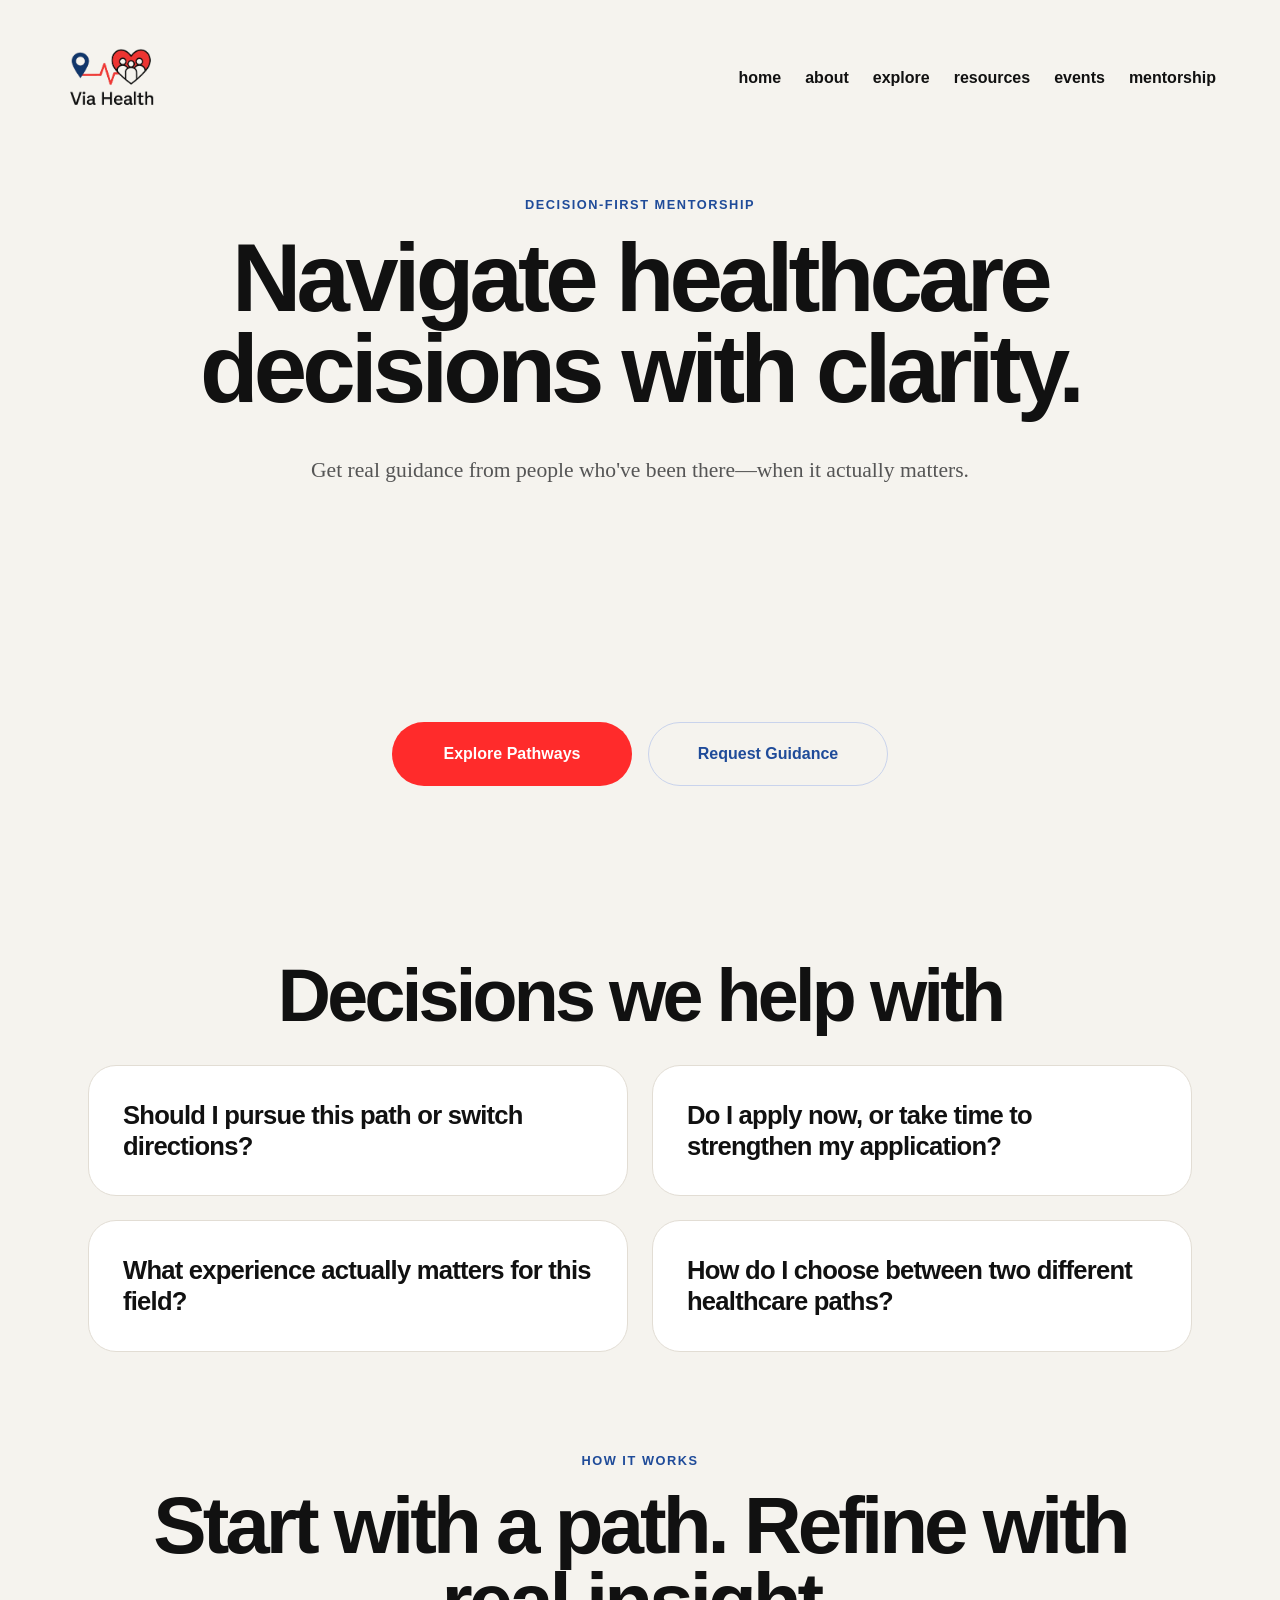
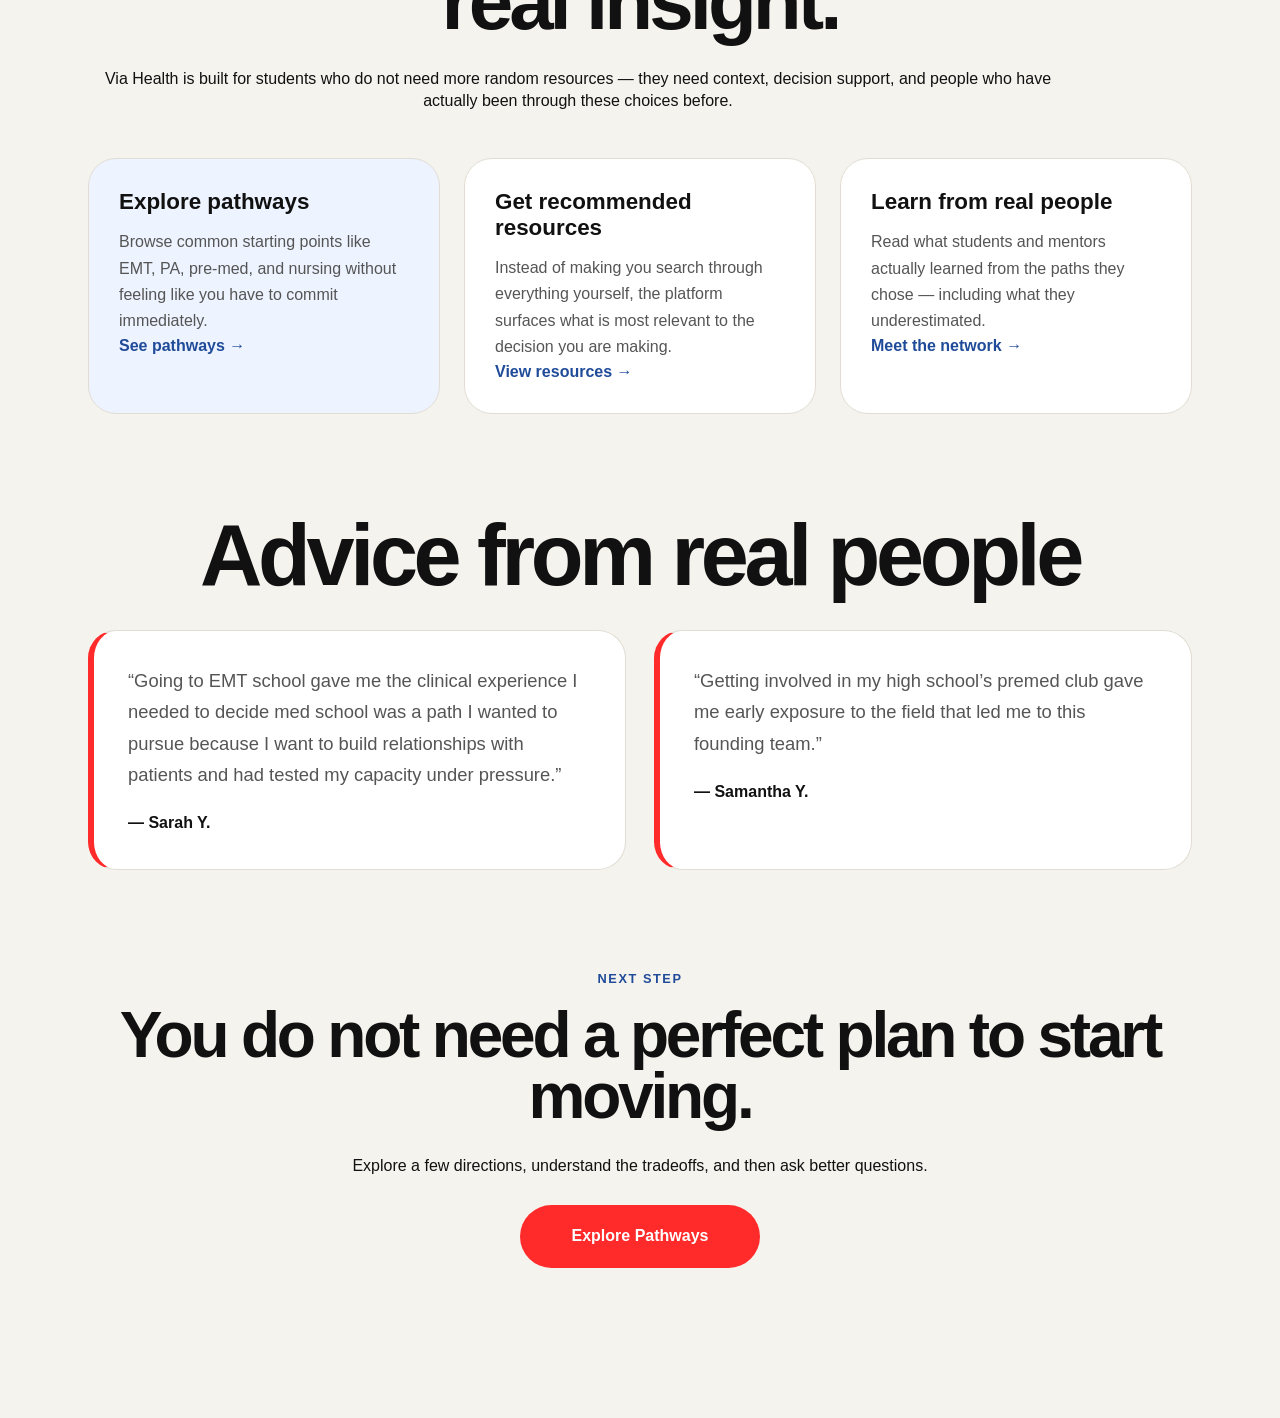
<file: Index.html>
<!-- Pratham - -->
<!DOCTYPE html> 
<html lang="en">
<head>
  <meta charset="UTF-8" />
  <meta name="viewport" content="width=device-width, initial-scale=1.0" />
  <title>Via Health</title>
  <link rel="stylesheet" href="style.css" />
  <script src="script.js" defer></script>
</head>
<div id="nav-placeholder"></div>
<body>
  <!-- NAVBAR -->

  <main class="index-page">
    <!-- HERO -->
      <div class="hero-content"> <!-- This-->

        <p class="eyebrow">Decision-first mentorship</p>

        <h1 class="title">Navigate healthcare decisions with clarity.</h1>

        <p class="subtext">
          Get real guidance from people who've been there—when it actually matters.
        </p>

        <div class="hero-actions">
          <a href="explore.html" class="btn-primary">Explore Pathways</a>
          <a href="Mentorship.html" class="btn-outline">Request Guidance</a>
        </div>
      </div>


    <!-- DECISIONS SECTION -->
    <section class="decisions-section">
      <div class="section-header">
        <h2>Decisions we help with</h2>
      </div>

      <div class="decision-grid">
        <div class="decision-card">
          <h3>Should I pursue this path or switch directions?</h3>
        </div>

        <div class="decision-card">
          <h3>Do I apply now, or take time to strengthen my application?</h3>
        </div>

        <div class="decision-card">
          <h3>What experience actually matters for this field?</h3>
        </div>

        <div class="decision-card">
          <h3>How do I choose between two different healthcare paths?</h3>
        </div>
      </div>
    </section>

    <!-- HOW IT WORKS -->
    <section class="how-it-works-section">
      <p class="eyebrow">How it works</p>
      <h2>Start with a path. Refine with real insight.</h2>
      <p class="section-subtext">
        Via Health is built for students who do not need more random resources —
        they need context, decision support, and people who have actually been
        through these choices before.
      </p>

      <div class="feature-grid">
        <div class="feature-card feature-card-accent">
          <h3>Explore pathways</h3>
          <p>
            Browse common starting points like EMT, PA, pre-med, and nursing
            without feeling like you have to commit immediately.
          </p>
          <a href="explore.html" class="feature-link">See pathways →</a>
        </div>

        <div class="feature-card">
          <h3>Get recommended resources</h3>
          <p>
            Instead of making you search through everything yourself, the platform
            surfaces what is most relevant to the decision you are making.
          </p>
          <a href="Resources.html" class="feature-link">View resources →</a>
        </div>

        <div class="feature-card">
          <h3>Learn from real people</h3>
          <p>
            Read what students and mentors actually learned from the paths they
            chose — including what they underestimated.
          </p>
          <a href="About.html" class="feature-link">Meet the network →</a>
        </div>
      </div>
    </section>

    <!-- TESTIMONIALS -->
    <section class="testimonials-section">
      <h2>Advice from real people</h2>

      <div class="testimonial-grid">
        <div class="testimonial-card">
          <p>
            “Going to EMT school gave me the clinical experience I needed to decide
            med school was a path I wanted to pursue because I want to build
            relationships with patients and had tested my capacity under pressure.”
          </p>
          <span>— Sarah Y.</span>
        </div>

        <div class="testimonial-card">
          <p>
            “Getting involved in my high school’s premed club gave me early
            exposure to the field that led me to this founding team.”
          </p>
          <span>— Samantha Y.</span>
        </div>
      </div>
    </section>

    <!-- FINAL CTA -->
    <section class="final-cta-section">
      <p class="eyebrow">Next step</p>
      <h2>You do not need a perfect plan to start moving.</h2>
      <p class="section-subtext">
        Explore a few directions, understand the tradeoffs, and then ask better questions.
      </p>

      <a href="explore.html" class="btn-primary">Explore Pathways</a>
    </section>
  </main>
</body>
</html>
</file>
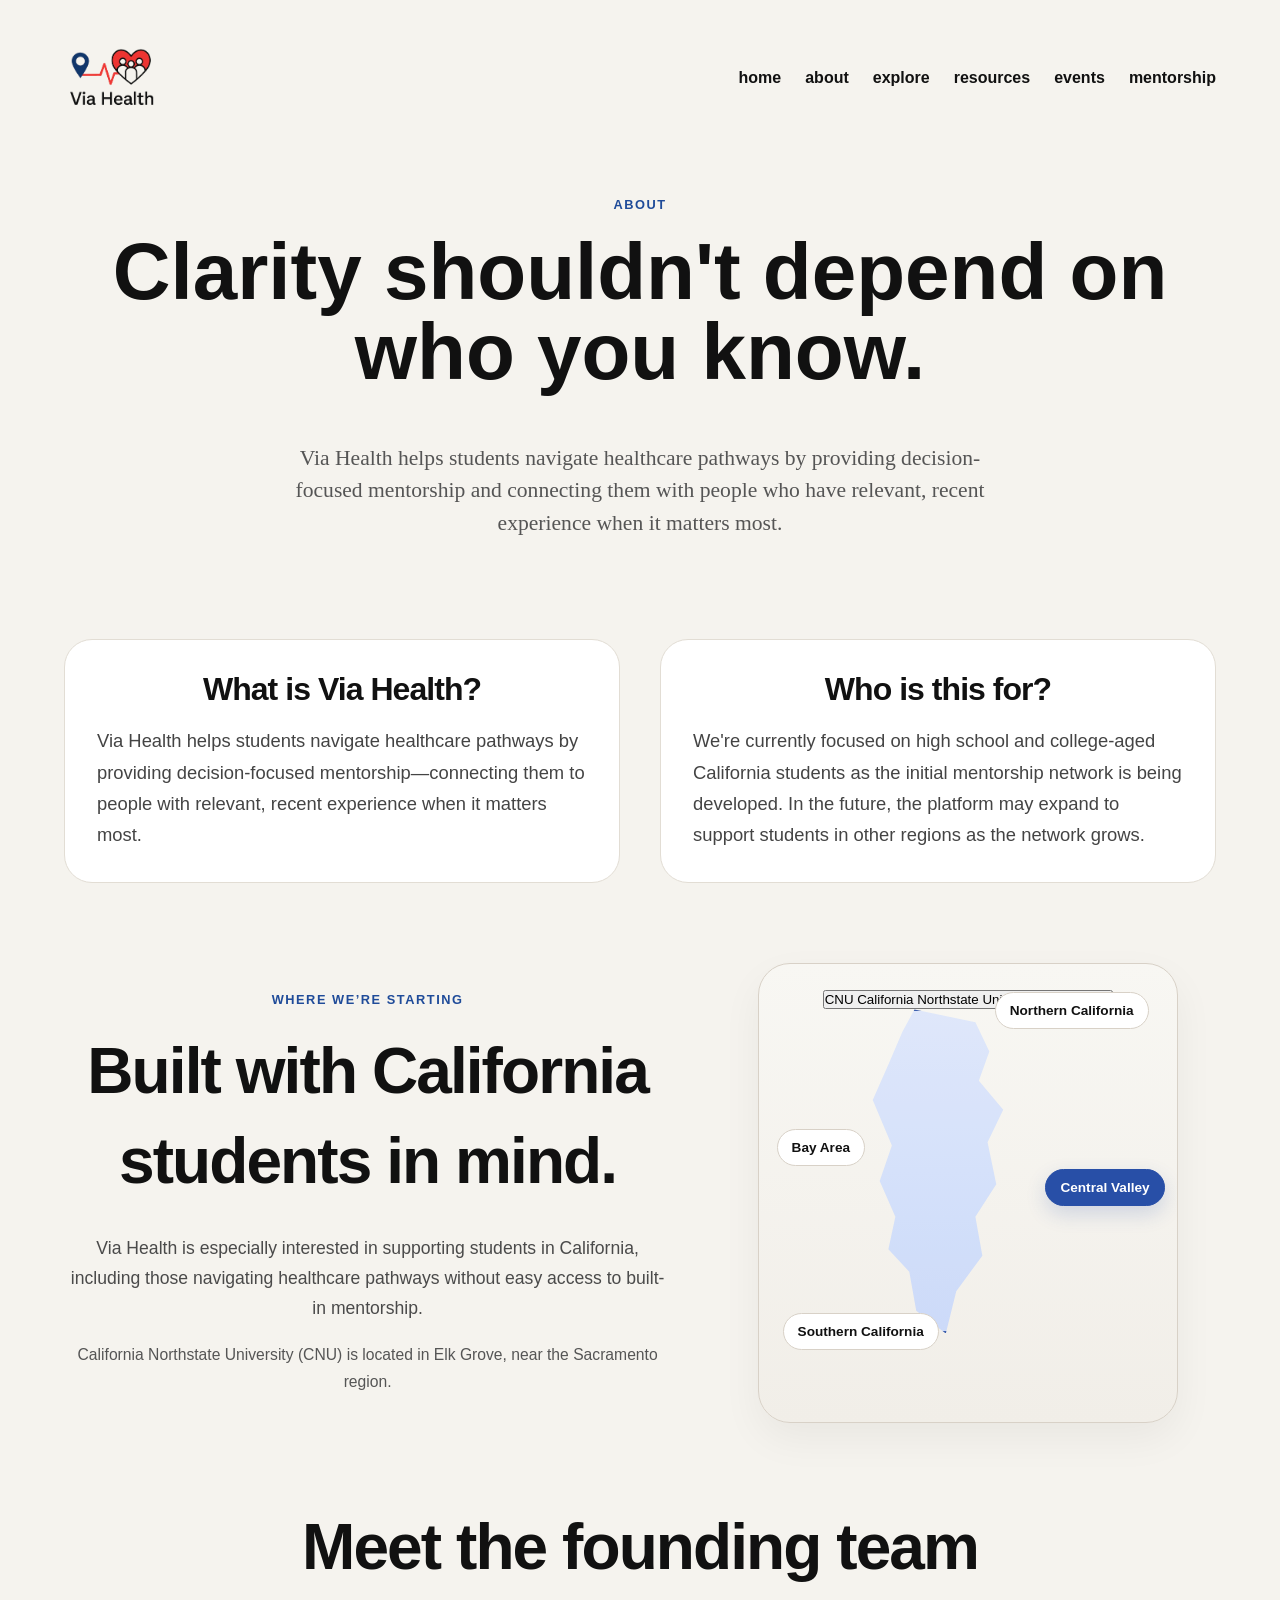
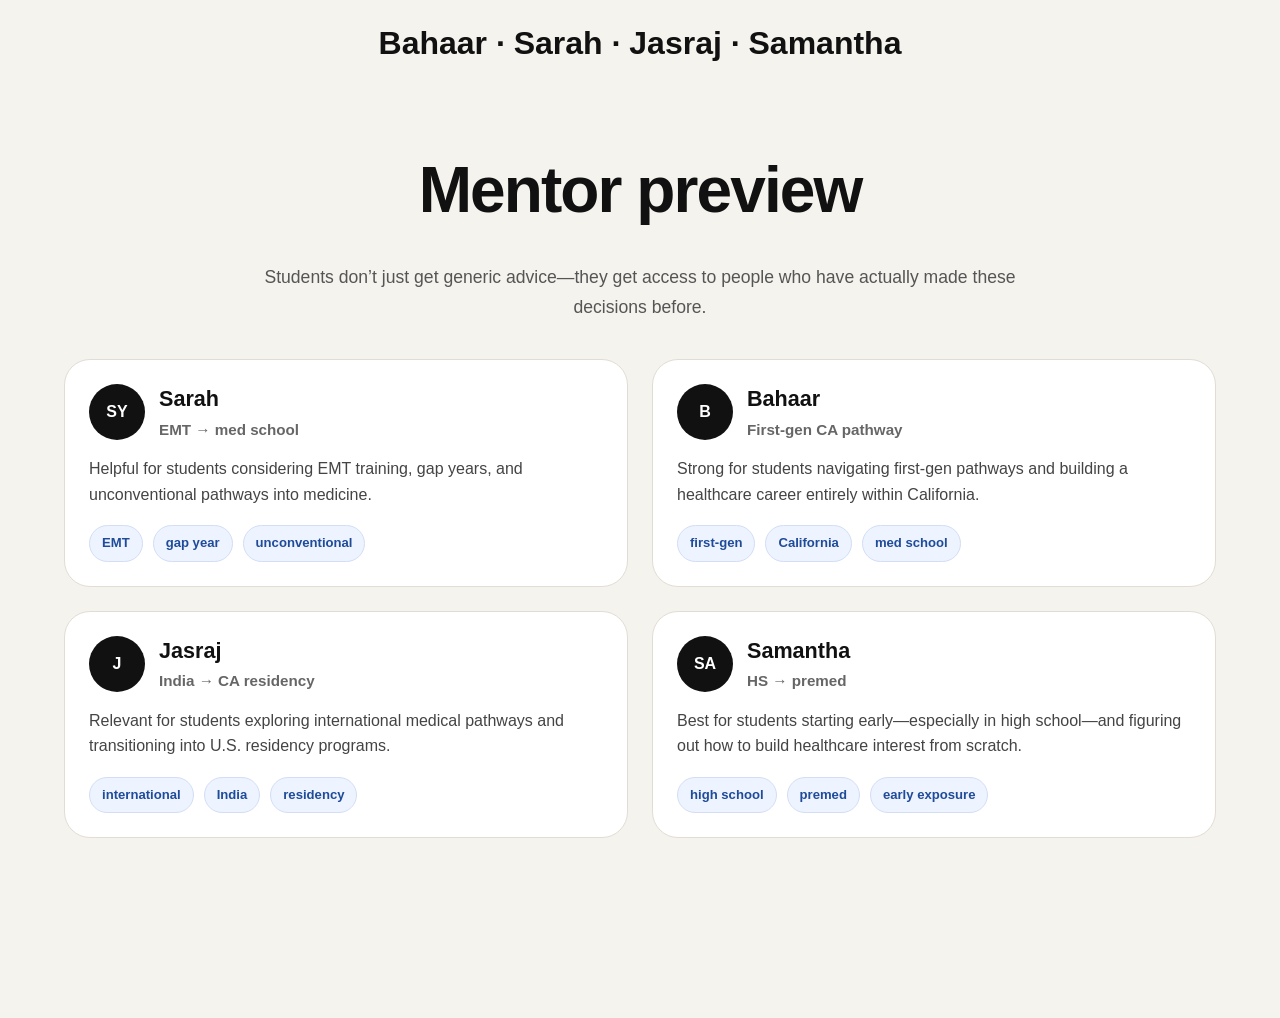
<file: About.html>
<!DOCTYPE html>
<html lang="en">
<head>
  <meta charset="UTF-8" />
  <meta name="viewport" content="width=device-width, initial-scale=1.0" />
  <title>About | Via Health</title>
  <link rel="stylesheet" href="style.css" />
  <script src="script.js" defer></script>
</head>
<div id="nav-placeholder"></div>
<body>

  <main class="about-page">
    <!-- I used <main> instead of a <div> because it's a semantic tag and helps with the structure for our sanity even though visually nothing changes.-->
    <section class="about-hero"> <!-- this-->
      <p class="eyebrow">About</p>
      <h1 class="title">Clarity shouldn't depend on who you know.</h1>
      <p class="subtext">
        Via Health helps students navigate healthcare pathways by providing
        decision-focused mentorship and connecting them with people who have
        relevant, recent experience when it matters most.
      </p>
    </section>

    <section class="mission-two-col">
      <div class="mission-block">
        <h2>What is Via Health?</h2>
        <p>
          Via Health helps students navigate healthcare pathways by providing
          decision-focused mentorship—connecting them to people with relevant,
          recent experience when it matters most.
        </p>
      </div>

      <div class="mission-block">
        <h2>Who is this for?</h2>
        <p>
          We're currently focused on high school and college-aged California
          students as the initial mentorship network is being developed. In the
          future, the platform may expand to support students in other regions
          as the network grows.
        </p>
      </div>
    </section>

    <!-- REGION SECTION -->
    <section class="about-section region-section">
      <div class="region-copy">
        <p class="eyebrow">Where we’re starting</p>
        <h2>Built with California students in mind.</h2>
        <p class="preview-intro">
          Via Health is especially interested in supporting students in California,
          including those navigating healthcare pathways without easy access to
          built-in mentorship.
        </p>
        <p class="region-note">
          California Northstate University (CNU) is located in Elk Grove, near the
          Sacramento region.
        </p>
      </div>

      <div class="region-graphic">
        <!--Visual component for now in CSS, interactivity TBD-->
        <div class="california-card">
          <div class="map-label north">Northern California</div>
          <div class="map-label bay">Bay Area</div>
          <div class="map-label valley active">Central Valley</div>
          <div class="map-label south">Southern California</div>

          <button class="map-pin cnu-pin">
            CNU
            <span class="pin-tooltip">California Northstate University · Elk Grove</span>
          </button>
        </div>
      </div>
    </section>
<!-- This section is not yet interactive but moreso meant to show that Via Health plans to expand across California but was launched at CNU. CSS was used to give a hover effect to the CNU pin. -   -->
    <section class="about-section">
      <h2>Meet the founding team</h2>
      <p class="team-line">Bahaar · Sarah · Jasraj · Samantha</p>
    </section>

    <!-- UPDATED MENTOR PREVIEW -->
    <section class="about-section">
      <h2>Mentor preview</h2>
      <p class="preview-intro">
        Students don’t just get generic advice—they get access to people who have
        actually made these decisions before.
      </p>

      <div class="mentor-preview-grid">

        <!-- SARAH -->
        <div class="mentor-preview-card">
          <div class="mentor-top">
            <div class="mentor-avatar">SY</div>
            <div>
              <h3>Sarah</h3>
              <p class="mentor-path">EMT → med school</p>
            </div>
          </div>
          <p class="mentor-bio">
            Helpful for students considering EMT training, gap years, and
            unconventional pathways into medicine.
          </p>
          <div class="mentor-tags">
            <span>EMT</span>
            <span>gap year</span>
            <span>unconventional</span>
          </div>
        </div>

        <!-- BAHAAR -->
        <div class="mentor-preview-card">
          <!-- Created this structure so that when more mentors are added-currently this is just the founding team- it will be easy to use the same code structure-->
          <div class="mentor-top">
            <div class="mentor-avatar">B</div>
            <div>
              <h3>Bahaar</h3>
              <p class="mentor-path">First-gen CA pathway</p>
            </div>
          </div>
          <p class="mentor-bio">
            Strong for students navigating first-gen pathways and building a
            healthcare career entirely within California.
          </p>
          <div class="mentor-tags">
            <span>first-gen</span>
            <span>California</span>
            <span>med school</span>
          </div>
        </div>

        <!-- JASRAJ -->
        <div class="mentor-preview-card">
          <div class="mentor-top">
            <div class="mentor-avatar">J</div>
            <div>
              <h3>Jasraj</h3>
              <p class="mentor-path">India → CA residency</p>
            </div>
          </div>
          <p class="mentor-bio">
            Relevant for students exploring international medical pathways and
            transitioning into U.S. residency programs.
          </p>
          <div class="mentor-tags">
            <span>international</span>
            <span>India</span>
            <span>residency</span>
          </div>
        </div>

        <!-- SAMANTHA -->
        <div class="mentor-preview-card">
          <div class="mentor-top">
            <div class="mentor-avatar">SA</div>
            <div>
              <h3>Samantha</h3>
              <p class="mentor-path">HS → premed</p>
            </div>
          </div>
          <p class="mentor-bio">
            Best for students starting early—especially in high school—and
            figuring out how to build healthcare interest from scratch.
          </p>
          <div class="mentor-tags">
            <span>high school</span>
            <span>premed</span>
            <span>early exposure</span>
          </div>
        </div>

      </div>
    </section>
  </main>
</body>
</html>
</file>
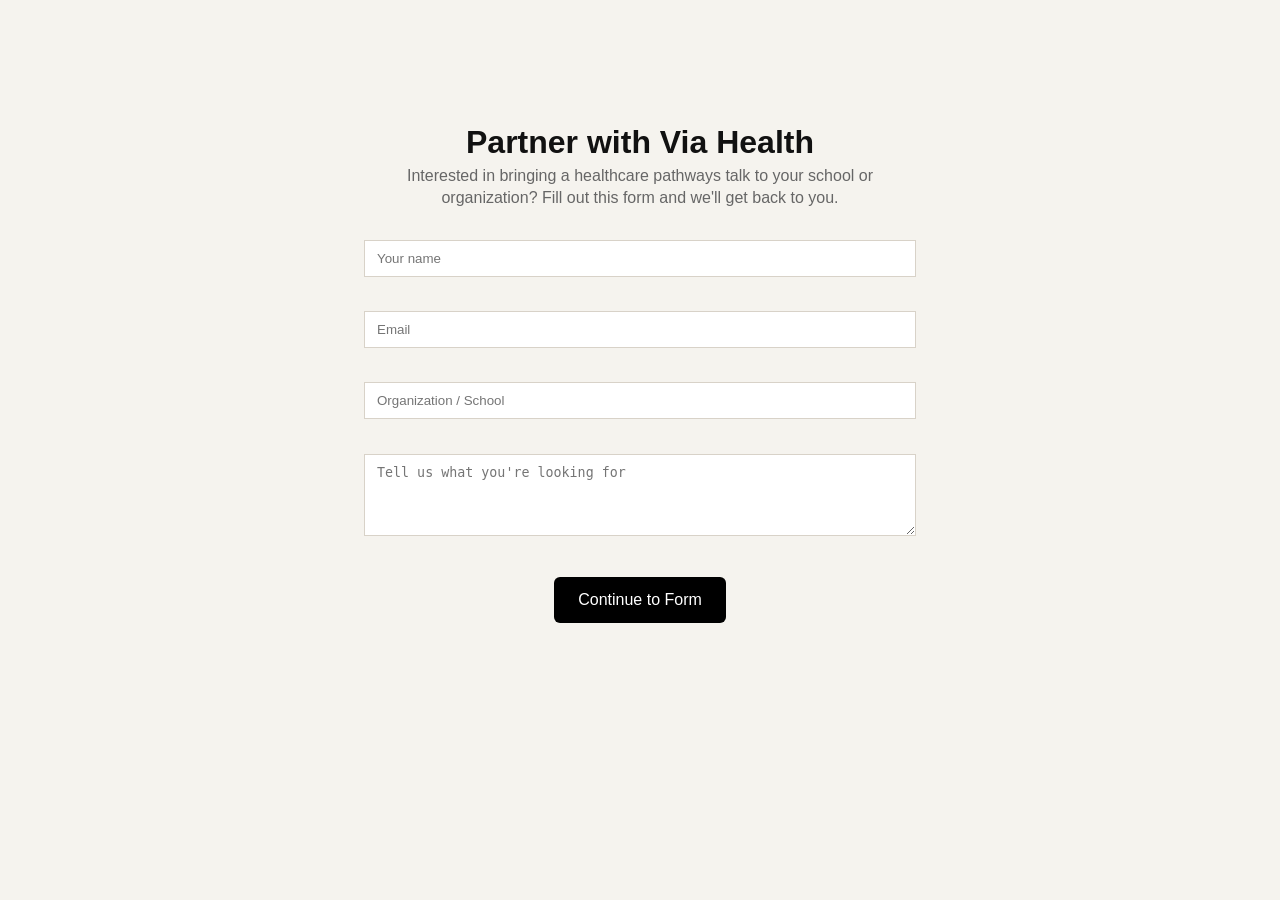
<file: contact.html>
<!DOCTYPE html>
<html lang="en">
<head>
  <meta charset="UTF-8">
  <title>Contact | Via Health</title>
  <link rel="stylesheet" href="style.css">
</head>
<body>

  <main style="max-width:600px; margin:80px auto; text-align:center;">
    <!-- 
      Sarah built this page using frontend HTML/CSS to create the intended
      Via Health contact experience.

      At this stage, there is no reliable backend infrastructure in place yet,
      so this page functions as a frontend prototype / end-goal interface.

      For early operations, the Via Health team may route submissions through
      Google Forms so they can start collecting responses immediately without
      needing a full backend system yet.
    -->

    <h1>Partner with Via Health</h1>

    <p style="margin-bottom:30px; color:#666;">
      Interested in bringing a healthcare pathways talk to your school or organization?
      Fill out this form and we'll get back to you.
    </p>
    <form>
      <!-- 
        This form is currently a visual frontend version of the end-goal contact page.

        Important note:
        the Google Form link currently available is a high school mentee interest form,
        not a partner inquiry form, so the fields do not match this page yet.

        Until a matching Google Form exists, the safest temporary solution is to send
        users to the live Google Form directly using the button below.
      -->

      <input type="text" placeholder="Your name" required><br><br>
      <input type="email" placeholder="Email" required><br><br>
      <input type="text" placeholder="Organization / School"><br><br>
      <textarea placeholder="Tell us what you're looking for" rows="4"></textarea><br><br>

      <!-- 
        Temporary operations workaround:
        route users to the live Google Form so Via Health can collect responses now,
        even before backend functionality is implemented.
      -->
      <a 
        href="https://docs.google.com/forms/d/e/1FAIpQLScz-6lNF9UK4jM-FqhruIXRmEfNWotowv99n9a8x7SYnyy2_w/viewform?usp=dialog"
        target="_blank"
        style="display:inline-block; padding:12px 24px; background:#000; color:#fff; text-decoration:none; border-radius:6px;">
        Continue to Form
      </a>
    </form>
  </main>

</body>
</html>
</file>
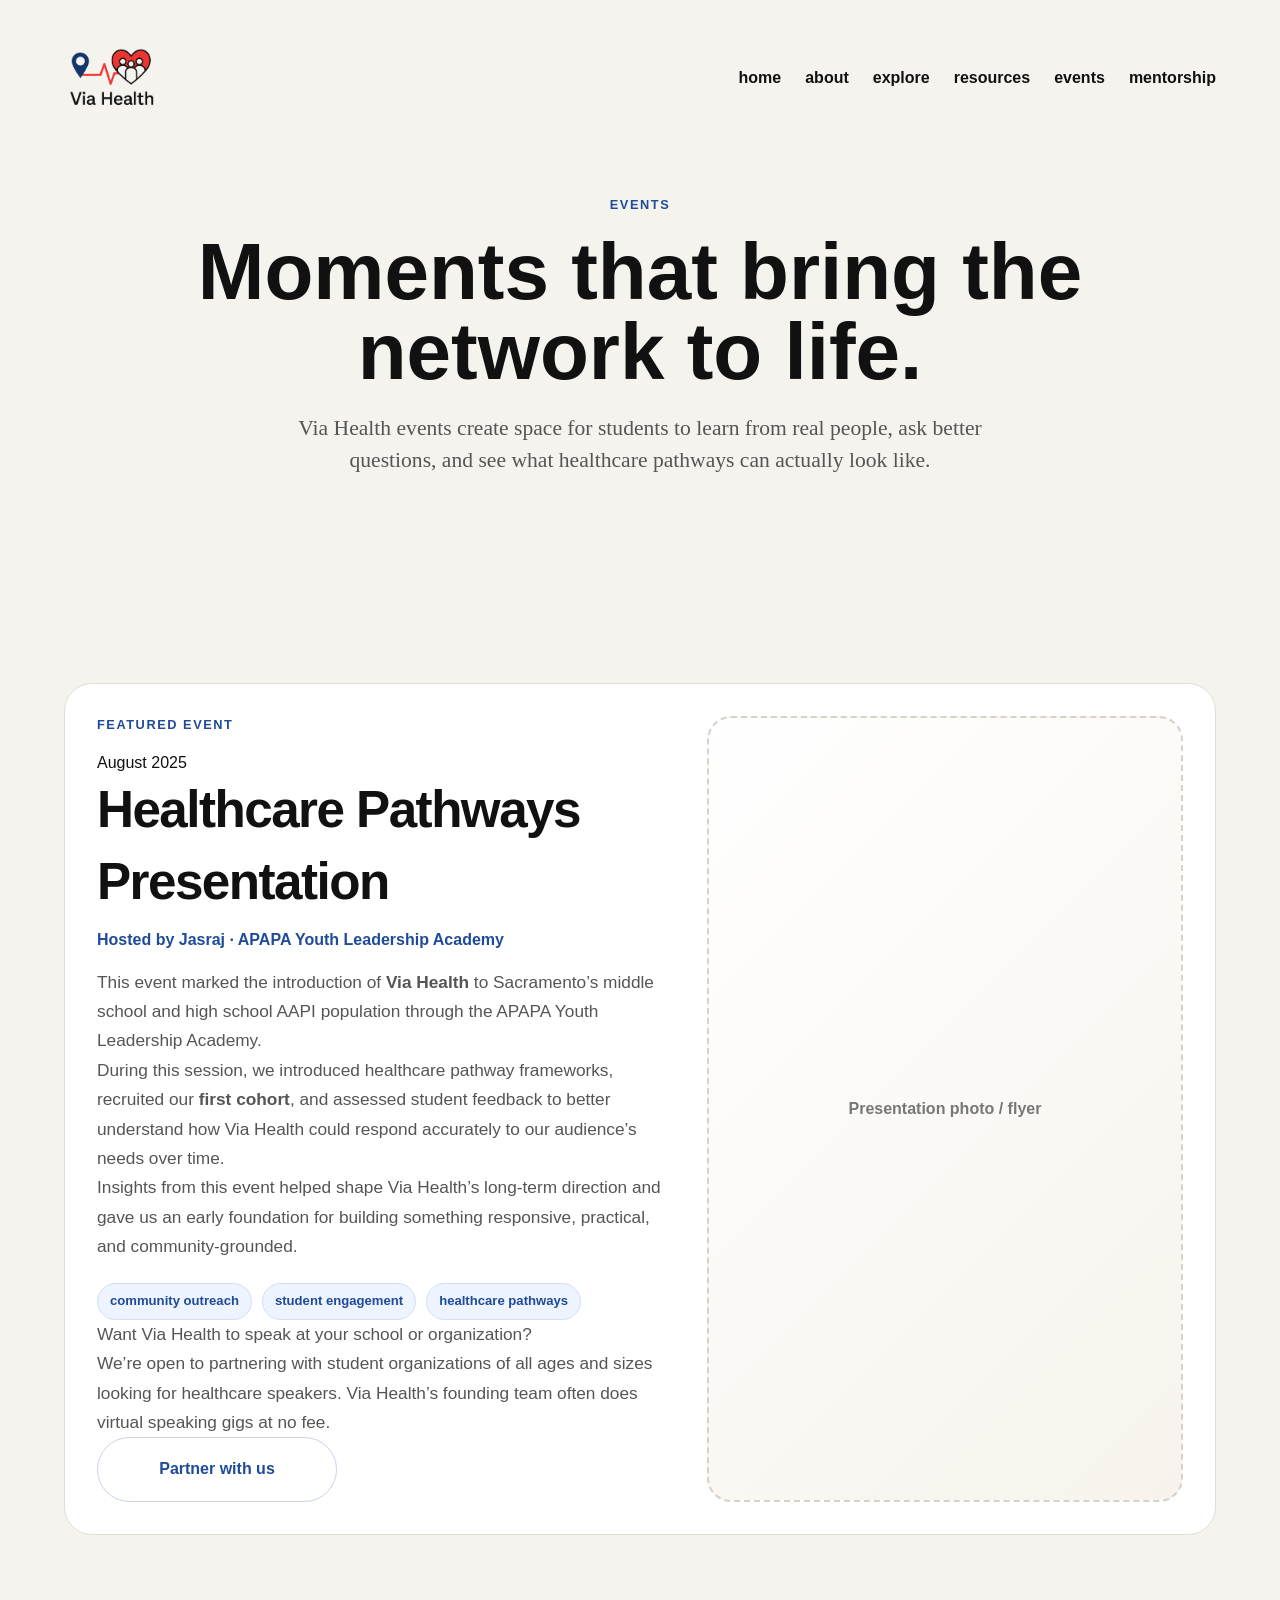
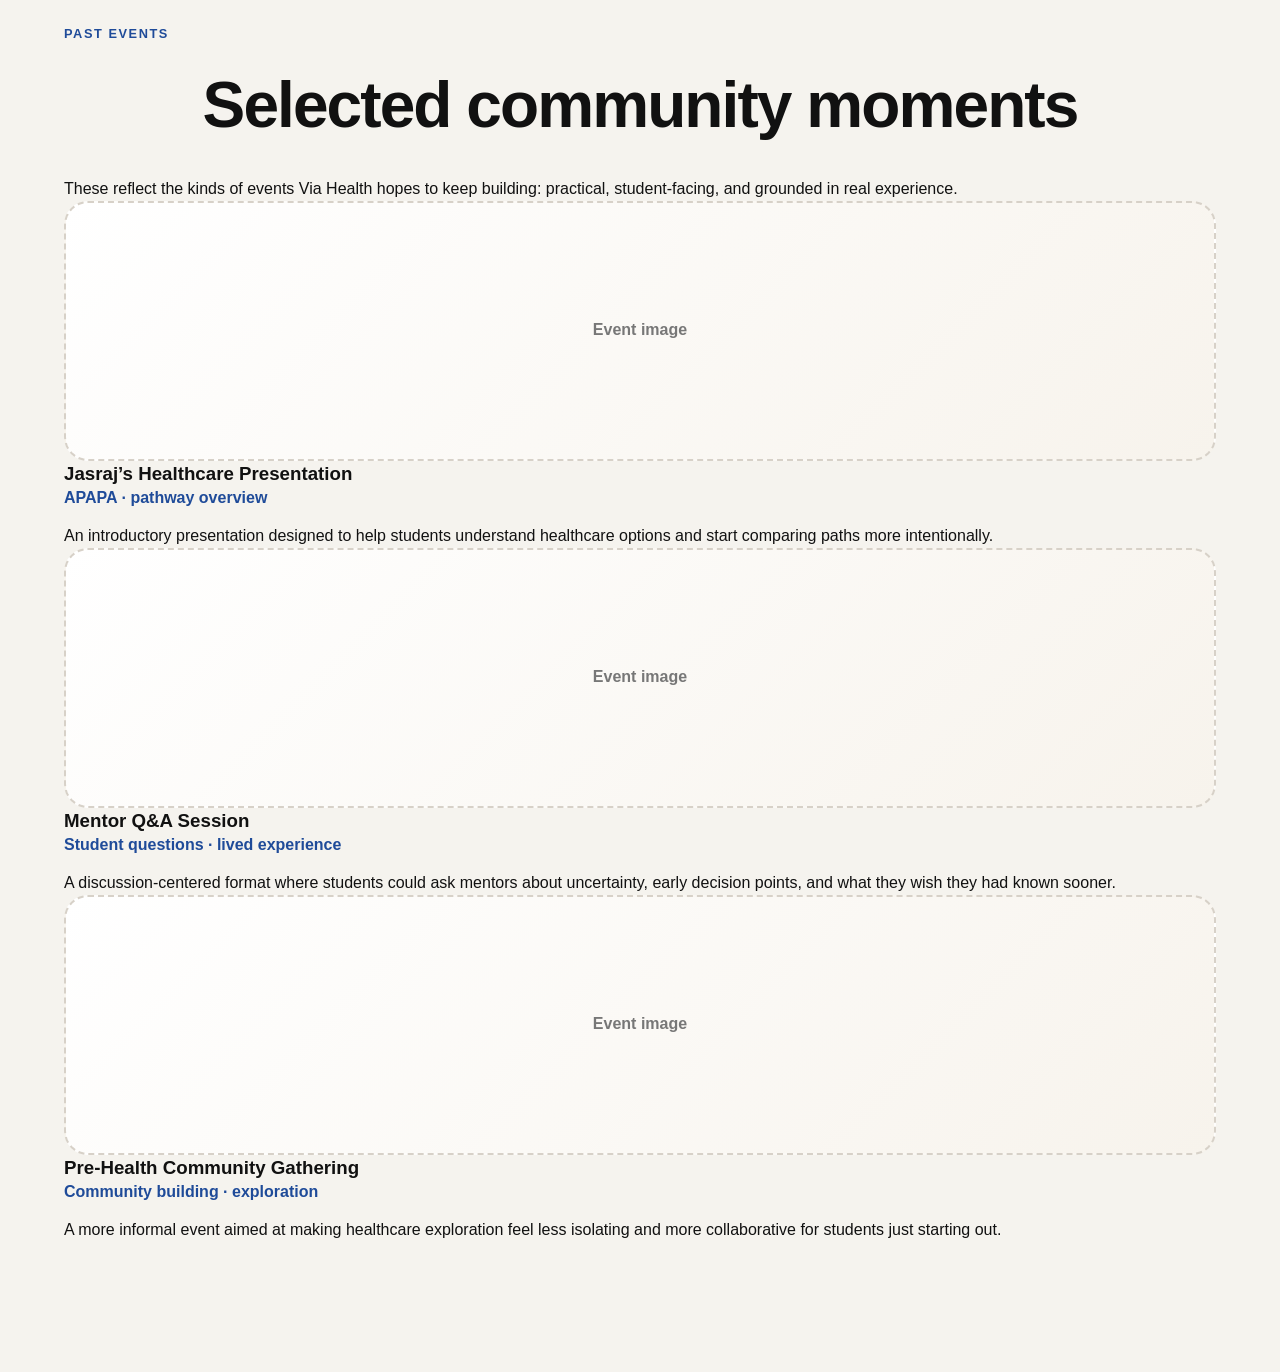
<file: Event.html>
<!DOCTYPE html>
<html lang="en">

<head>
  <meta charset="UTF-8" />
  <meta name="viewport" content="width=device-width, initial-scale=1.0" />
  <title>Events | Via Health</title>
  <link rel="stylesheet" href="style.css" />
  <script src="script.js" defer></script>
</head>
<div id="nav-placeholder"></div>

<body>

  <main class="events-page">
    <section class="events-hero"> <!--This -->
      <p class="eyebrow">Events</p>
      <h1 class="title">Moments that bring the network to life.</h1>
      <p class="subtext">
        Via Health events create space for students to learn from real people,
        ask better questions, and see what healthcare pathways can actually look like.
      </p>
    </section>

    <section class="featured-event">
      <div class="featured-event-card">
        <div class="featured-event-copy">
          <p class="eyebrow">Featured event</p>
          <span class="event-date-badge">August 2025</span>

          <h2>Healthcare Pathways Presentation</h2>
          <p class="event-meta">Hosted by Jasraj · APAPA Youth Leadership Academy</p>

          <p>
            This event marked the introduction of <strong>Via Health</strong> to Sacramento’s
            middle school and high school AAPI population through the APAPA Youth Leadership Academy.
          </p>

          <p>
            During this session, we introduced healthcare pathway frameworks, recruited our
            <strong>first cohort</strong>, and assessed student feedback to better understand how
            Via Health could respond accurately to our audience’s needs over time.
          </p>

          <p>
            Insights from this event helped shape Via Health’s long-term direction and gave us an
            early foundation for building something responsive, practical, and community-grounded.
          </p>

          <div class="event-tags">
            <span>community outreach</span>
            <span>student engagement</span>
            <span>healthcare pathways</span>
          </div>

          <div class="event-cta">
            <p class="cta-text">Want Via Health to speak at your school or organization?</p>
            <p class="cta-subtext">
              We’re open to partnering with student organizations of all ages and sizes looking
              for healthcare speakers. Via Health’s founding team often does virtual speaking gigs
              at no fee.
            </p>
            <a href="contact.html" class="btn-outline">Partner with us</a>
          </div>
        </div>

        <div class="featured-event-visual">
          <div class="event-placeholder">
            <span>Presentation photo / flyer</span>
          </div>
        </div>
      </div>
    </section>

    <section class="past-events-section">
      <div class="events-section-header">
        <p class="eyebrow">Past events</p>
        <h2>Selected community moments</h2>
        <p class="events-section-note">
          These reflect the kinds of events Via Health hopes to keep building:
          practical, student-facing, and grounded in real experience.
        </p>
      </div>
      <div class="events-grid">
        <article class="event-card">
          <div class="event-image-placeholder">
            <span>Event image</span>
          </div>
          <div class="event-card-body">
            <h3>Jasraj’s Healthcare Presentation</h3>
            <p class="event-meta">APAPA · pathway overview</p>
            <p>
              An introductory presentation designed to help students understand
              healthcare options and start comparing paths more intentionally.
            </p>
          </div>
        </article>

        <article class="event-card">
          <div class="event-image-placeholder">
            <span>Event image</span>
          </div>
          <div class="event-card-body">
            <h3>Mentor Q&amp;A Session</h3>
            <p class="event-meta">Student questions · lived experience</p>
            <p>
              A discussion-centered format where students could ask mentors about
              uncertainty, early decision points, and what they wish they had known sooner.
            </p>
          </div>
        </article>

        <article class="event-card">
          <div class="event-image-placeholder">
            <span>Event image</span>
          </div>
          <div class="event-card-body">
            <h3>Pre-Health Community Gathering</h3>
            <p class="event-meta">Community building · exploration</p>
            <p>
              A more informal event aimed at making healthcare exploration feel less
              isolating and more collaborative for students just starting out.
            </p>
          </div>
        </article>
      </div>
    </section>
  </main>
</body>

</html>
</file>
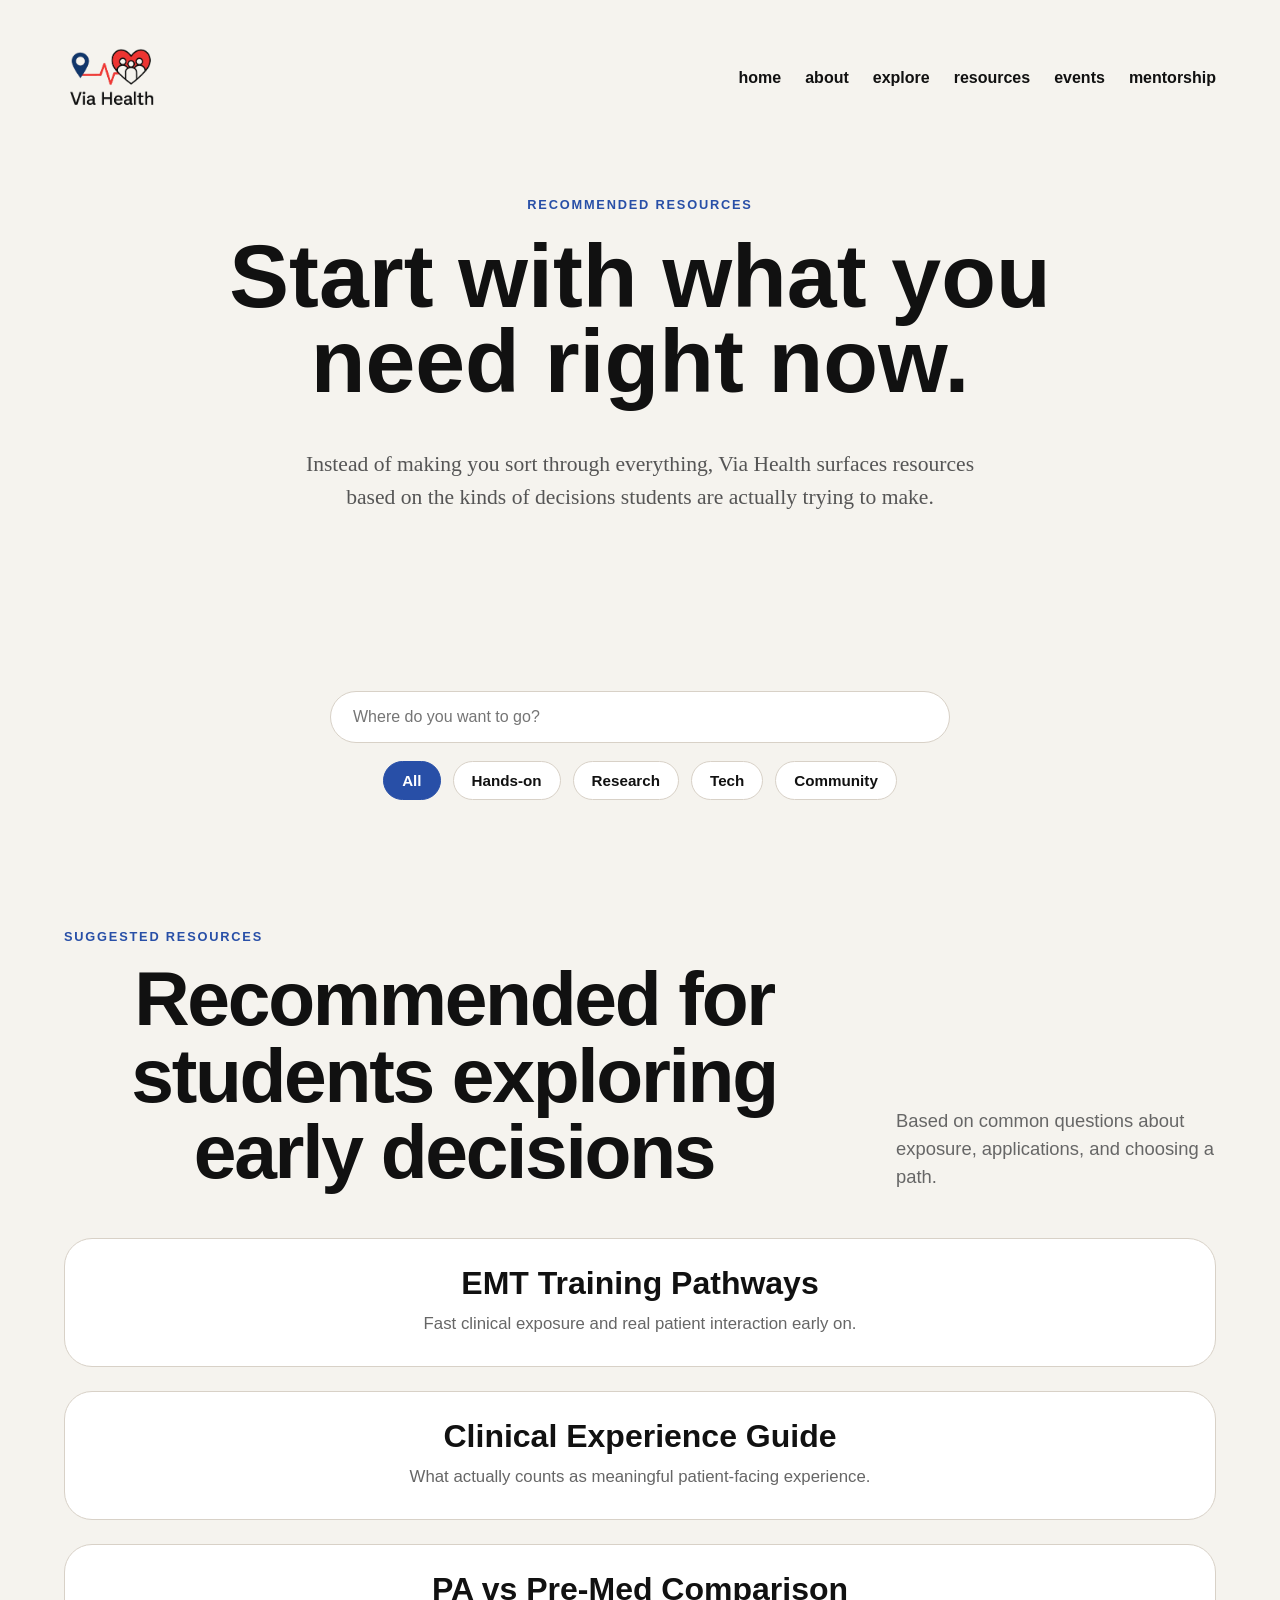
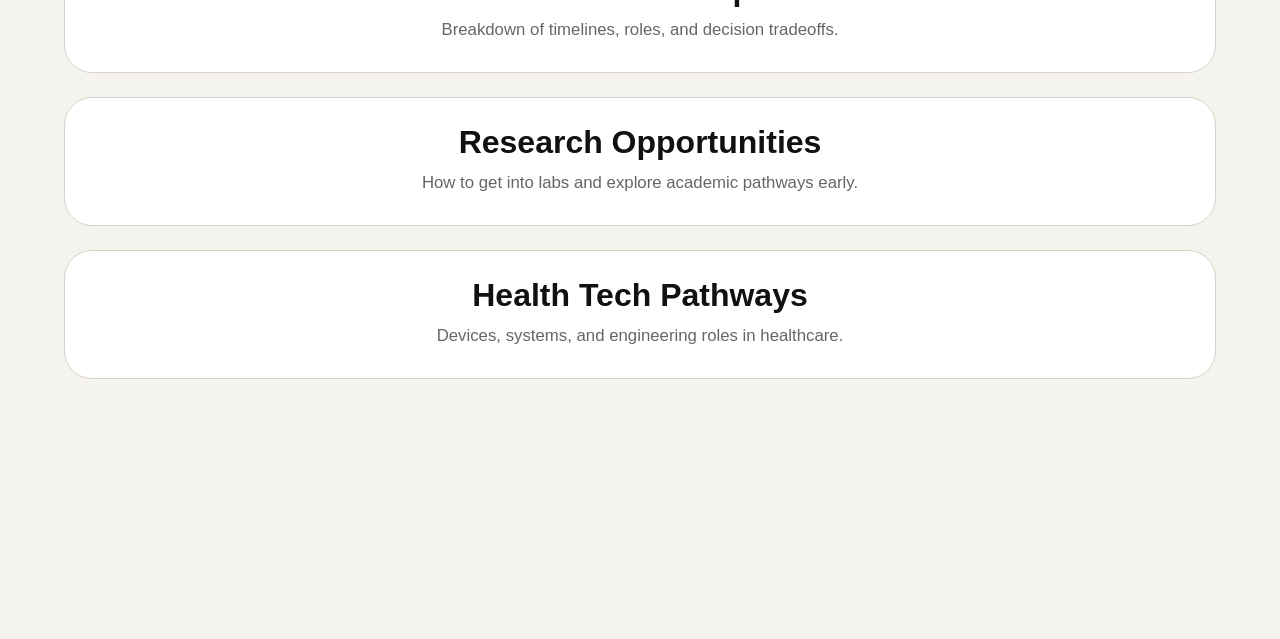
<file: Resources.html>
<!DOCTYPE html>
<html lang="en">
<head>
  <meta charset="UTF-8" />
  <meta name="viewport" content="width=device-width, initial-scale=1.0" />
  <title>Resources | Via Health</title>
  <link rel="stylesheet" href="style.css" />
  <script src="script.js" defer></script>
</head>
<div id="nav-placeholder"></div>
<body>

  <main class="resources-page">
    <section class="resources-hero"> <!-- This -->
      <p class="eyebrow">Recommended resources</p>
      <h1 class="title">Start with what you need right now.</h1>
      <p class="subtext">
        Instead of making you sort through everything, Via Health surfaces
        resources based on the kinds of decisions students are actually trying to make.
      </p>
    </section>

    <section class="resource-list-section">
      <div class="resource-controls">
        <div class="search-container">
          <input
            type="text"
            id="searchInput"
            placeholder="Where do you want to go?"
          />
        </div>

        <div class="filter-pills">
          <button class="filter-btn active" data-filter="all">All</button>
          <button class="filter-btn" data-filter="hands-on">Hands-on</button>
          <button class="filter-btn" data-filter="research">Research</button>
          <button class="filter-btn" data-filter="tech">Tech</button>
          <button class="filter-btn" data-filter="community">Community</button>
        </div>
      </div>

      <div class="resource-section-header">
        <div>
          <p class="eyebrow">Suggested resources</p>
          <h2>Recommended for students exploring early decisions</h2>
        </div>
        <p class="resource-side-note">
          Based on common questions about exposure, applications, and choosing a path.
        </p>
      </div>

      <div class="pathway-list">
        <div class="pathway-card searchable-item" data-category="hands-on">
          <h3>EMT Training Pathways</h3>
          <p>Fast clinical exposure and real patient interaction early on.</p>
        </div>

        <div class="pathway-card searchable-item" data-category="hands-on">
          <h3>Clinical Experience Guide</h3>
          <p>What actually counts as meaningful patient-facing experience.</p>
        </div>

        <div class="pathway-card searchable-item" data-category="community">
          <h3>PA vs Pre-Med Comparison</h3>
          <p>Breakdown of timelines, roles, and decision tradeoffs.</p>
        </div>

        <div class="pathway-card searchable-item" data-category="research">
          <h3>Research Opportunities</h3>
          <p>How to get into labs and explore academic pathways early.</p>
        </div>

        <div class="pathway-card searchable-item" data-category="tech">
          <h3>Health Tech Pathways</h3>
          <p>Devices, systems, and engineering roles in healthcare.</p>
        </div>
      </div>
    </section>
  </main>
</body>
</html>
</file>
<file: style.css>
/* Root */
:root {
   --bg: #f5f3ee;
   --surface: #ffffff;
   --text: #111111;
   --muted: #555555;
   --line: #e2ddd4;

   --red: #ff2b2b;
   --blue: #1f4b99;
   --blue-soft: #edf3ff;
   --red-soft: #fff1f1;

   --radius-lg: 28px;
   --radius-md: 24px;
   --radius-pill: 999px;

   --max-width: 1200px;
   --shadow-soft: 0 14px 30px rgba(0, 0, 0, 0.06);
}

/* =========================
   2. RESET / BASE
   Removes browser default spacing and sets consistent defaults.
========================= */
* {
   box-sizing: border-box;
   margin: 0;
   padding: 0;
}

img {
   max-width: 100%;
   display: block;
}

body {
   font-family: Arial, Helvetica, sans-serif;
   background: var(--bg);
   color: var(--text);
   line-height: 1.4;
}

/* Global Layout */
.title {
   all: unset;
   font-size: 5rem;
   line-height: 1;
   font-weight: 900;
   display: inline-block;
   width: fit-content;
}

main,
.about-page,
.program-page,
.resources-page,
.form-page,
.events-page {
   max-width: var(--max-width);
   margin: 0 auto;
   padding: 40px 24px 100px;
}

section {
   margin-bottom: 100px;
}

section h2 {
   font-size: clamp(2.2rem, 5vw, 4rem);
   margin-bottom: 28px;
   text-align: center;
   font-weight: 800;
   letter-spacing: -0.03em;
}

/* =========================
   4. SHARED TYPOGRAPHY / COMPONENTS
   Reusable text styles, buttons, cards, and shared layout patterns.
========================= */
.eyebrow {
   text-transform: uppercase;
   letter-spacing: 0.12em;
   font-size: 0.8rem;
   color: var(--blue);
   margin-bottom: 18px;
   font-weight: 700;
}

.subtext {
   font-size: 1.35rem;
   max-width: 720px;
   margin: 0 auto 36px;
   color: var(--muted);
   line-height: 1.5;
   padding-top: 20px;
   font-family: 'Georgia', serif;

}
.about-hero .subtext {
   padding-top: 50px;
}


.text-link,
.feature-link {
   color: var(--blue);
   font-weight: 800;
   text-decoration: none;
}

.card {
   background: var(--surface);
   border: 1px solid var(--line);
   border-radius: var(--radius-md);
   padding: 24px;
}

.button {
   text-decoration: none;
   padding: 16px 28px;
   border-radius: var(--radius-pill);
   font-weight: 700;
   display: inline-block;
}

.button.primary {
   background: var(--red);
   color: white;
}

.button.secondary {
   background: white;
   color: var(--blue);
   border: 1px solid #cfd8ea;
}

.btn-primary,
.btn-outline {
   display: inline-flex;
   align-items: center;
   justify-content: center;
   min-width: 240px;
   padding: 20px 34px;
   border-radius: var(--radius-pill);
   font-weight: 800;
   font-size: 1rem;
   transition: 0.2s ease;
   text-decoration: none;
}

.btn-primary {
   background: var(--red);
   color: white;
}

.btn-primary:hover {
   opacity: 0.92;
   transform: translateY(-2px);
}

.btn-outline {
   border: 1.5px solid #c9d3ec;
   color: var(--blue);
   background: transparent;
}

.btn-outline:hover {
   background: var(--blue-soft);
   transform: translateY(-2px);
}

/* =========================
   5. NAVBAR
   Shared site navigation styling.
========================= */
.navbar {
   max-width: var(--max-width);
   margin: 0 auto;
   padding: 28px 24px;
   display: flex;
   justify-content: space-between;
   align-items: center;
   gap: 24px;
}

.logo-wrap {
   display: flex;
   align-items: center;
   gap: 14px;
}

.site-logo {
   width: 100px;
   height: 100px;
   object-fit: contain;
}

.nav-links {
   display: flex;
   gap: 24px;
   flex-wrap: wrap;
   margin-left: auto;
}

.nav-links a {
   text-decoration: none;
   color: var(--text);
   font-size: 1rem;
   font-weight: 700;
   text-transform: lowercase;
   transition: color 0.2s ease;
}

.nav-links a:hover {
   color: var(--blue);
}

/* =========================
   6. COMMON GRID HELPERS
========================= */
.quote-grid,
.question-grid,
.home-preview-grid,
.pathway-grid,
.recommendation-grid {
   display: grid;
   gap: 20px;
}

/* =========================
   7. HOME PAGE
========================= */
.Home {
   margin: 0;
   font-family: Arial, sans-serif;
   background-color: #f4f4f4;
   text-align: center;
}

.hero,
.hero-section {
   text-align: center;
}

.hero {
   padding: 60px 0 100px;
}

.hero-section {
   padding: 0px 24px 40px;
}

.hero-content {
   max-width: 900px;
   margin: 0 auto;
   text-align: center;
}

.hero-content h1,
.hero h1,
.final-cta h2,
.how-it-works-section h2,
.testimonials-section h2,
.final-cta-section h2,
.section-header h2 {
   font-weight: 900;
   letter-spacing: -0.05em;
   line-height: 0.95;
}

.hero h1,
.final-cta h2 {
   font-size: clamp(3rem, 8vw, 5.5rem);
   max-width: 10ch;
   margin: 0 auto 24px;
}

.hero-content h1 {
   font-size: clamp(3rem, 8vw, 6rem);
   margin: 0 0 20px;
}

.hero-buttons,
.hero-actions {
   display: flex;
   justify-content: center;
   gap: 16px;
   flex-wrap: wrap;
   padding-bottom: 125px;
   padding-top: 160px;
}

.hero-actions {
   margin-top: 75px;
}

.Home .btn {
   display: inline-block;
   padding: 20px 40px;
   border-radius: 40px;
   color: white;
   font-size: 24px;
   text-decoration: none;
   margin: 20px 0;
}

.Home .section2 {
   display: flex;
   justify-content: space-around;
   align-items: center;
   padding: 100px 50px;
   background: #f4f4f4;
}

.question-grid {
   grid-template-columns: repeat(2, minmax(0, 1fr));
}

.question-card {
   background: var(--surface);
   border: 1px solid var(--line);
   border-radius: var(--radius-md);
   padding: 24px;
   font-size: 1.25rem;
   font-weight: 600;
   line-height: 1.35;
}

.home-preview-copy {
   text-align: center;
   max-width: 760px;
   margin: 0 auto 32px;
}

.home-preview-copy p {
   color: var(--muted);
   line-height: 1.7;
   font-size: 1.1rem;
}

.home-preview-grid {
   grid-template-columns: repeat(3, minmax(0, 1fr));
}

.preview-card {
   background: var(--surface);
   border: 1px solid var(--line);
   border-radius: var(--radius-md);
   padding: 24px;
}

.preview-card h3 {
   font-size: 1.5rem;
   margin-bottom: 12px;
   font-weight: 800;
}

.preview-card p {
   color: var(--muted);
   line-height: 1.7;
   margin-bottom: 16px;
}

.featured-preview {
   background: var(--blue-soft);
   border-color: #cddaf5;
}

.quote-grid {
   grid-template-columns: repeat(2, minmax(0, 1fr));
}

.quote-card {
   background: var(--surface);
   border: 1px solid var(--line);
   border-left: 6px solid var(--red);
   border-radius: var(--radius-md);
   padding: 24px;
}

.quote-card p {
   color: var(--muted);
   font-size: 1.1rem;
   line-height: 1.7;
   margin-bottom: 14px;
}

.quote-card span {
   display: block;
   font-weight: 700;
   color: var(--text);
}

.final-cta,
.final-cta-section {
   text-align: center;
}

.final-cta {
   padding-top: 20px;
}

.final-cta-section .btn-primary {
   margin-top: 28px;
}

/* =========================
   8. DECISIONS / FEATURES / TESTIMONIALS
========================= */
.decisions-section,
.how-it-works-section,
.testimonials-section,
.final-cta-section {
   max-width: 1320px;
   margin: 0 auto;
   padding: 50px 24px;
}

.section-header {
   text-align: center;
   margin-bottom: 34px;
}

.section-header h2 {
   font-size: clamp(2.4rem, 6vw, 4.6rem);
}

.decision-grid {
   display: grid;
   grid-template-columns: repeat(2, minmax(0, 1fr));
   gap: 24px;
}

.decision-card {
   background: white;
   border: 1px solid var(--line);
   border-radius: var(--radius-lg);
   padding: 34px;
}

.decision-card h3 {
   margin: 0;
   font-size: clamp(1.4rem, 2vw, 2rem);
   line-height: 1.2;
   letter-spacing: -0.03em;
}

.how-it-works-section {
   text-align: center;
}

.how-it-works-section h2 {
   font-size: clamp(2.8rem, 7vw, 5rem);
   max-width: 980px;
   margin-left: auto;
   margin-right: auto;
}

.how-it-works-section .section-subtext {
   max-width: 980px;
   margin-top: 22px;
}

.feature-grid {
   display: grid;
   grid-template-columns: repeat(3, minmax(0, 1fr));
   gap: 24px;
   margin-top: 46px;
   text-align: left;
}

.feature-card {
   background: white;
   border: 1px solid var(--line);
   border-radius: var(--radius-lg);
   padding: 30px;
}

.feature-card-accent {
   background: var(--blue-soft);
}

.feature-card h3 {
   margin-top: 0;
   margin-bottom: 14px;
   font-size: 1.4rem;
   line-height: 1.15;
}

.feature-card p {
   color: var(--muted);
   line-height: 1.65;
   font-size: 1rem;
}

.testimonials-section h2 {
   text-align: center;
   font-size: clamp(2.7rem, 7vw, 5.4rem);
   margin-bottom: 34px;
}

.testimonial-grid {
   display: grid;
   grid-template-columns: repeat(2, minmax(0, 1fr));
   gap: 28px;
}

.testimonial-card {
   background: white;
   border: 1px solid var(--line);
   border-left: 6px solid var(--red);
   border-radius: var(--radius-lg);
   padding: 34px;
}

.testimonial-card p {
   color: var(--muted);
   font-size: 1.15rem;
   line-height: 1.7;
   margin-top: 0;
   margin-bottom: 22px;
}

.testimonial-card span {
   font-weight: 800;
   font-size: 1rem;
}

/* =========================
   9. ABOUT PAGE
========================= */

.about-hero {
   text-align: center;

}

.mission-two-col {
   display: grid;
   grid-template-columns: repeat(2, minmax(0, 1fr));
   gap: 40px;
   margin-bottom: 80px;
}

.mission-block {
   background: var(--surface);
   border: 1px solid var(--line);
   border-radius: var(--radius-lg);
   padding: 32px;
}

.mission-block h2 {
   font-size: 2rem;
   margin-bottom: 18px;
   font-weight: 800;
   line-height: 1.1;
}

.mission-block p {
   font-size: 1.15rem;
   line-height: 1.7;
   color: #444;
}

.about-section {
   margin-bottom: 80px;
   text-align: center;
}

.team-line,
.team-note,
.preview-intro {
   max-width: 760px;
   margin-left: auto;
   margin-right: auto;
}

.team-line {
   font-size: 2rem;
   font-weight: 700;
   margin-bottom: 18px;
}

.team-note,
.preview-intro {
   color: var(--muted);
   font-size: 1.1rem;
   line-height: 1.7;
}
.mentor-preview-grid {
   display: grid;
   grid-template-columns: repeat(2, minmax(0, 1fr));
   gap: 24px;
   margin-top: 36px;
   text-align: left;
}

.mentor-preview-card {
   background: var(--surface);
   border: 1px solid var(--line);
   border-radius: 26px;
   padding: 24px;
   transition: transform 0.2s ease, box-shadow 0.2s ease;
}

.mentor-preview-card:hover {
   transform: translateY(-4px);
   box-shadow: var(--shadow-soft);
}

.mentor-top {
   display: flex;
   align-items: center;
   gap: 14px;
   margin-bottom: 16px;
}

.mentor-avatar {
   width: 56px;
   height: 56px;
   border-radius: 50%;
   background: var(--text);
   color: white;
   display: flex;
   align-items: center;
   justify-content: center;
   font-weight: 800;
}

.mentor-preview-card h3 {
   font-size: 1.35rem;
   margin-bottom: 4px;
   font-weight: 800;
}

.mentor-path {
   color: #666;
   font-size: 0.95rem;
   font-weight: 600;
}

.mentor-bio {
   color: #444;
   line-height: 1.6;
   margin-bottom: 18px;
}

.mentor-tags {
   display: flex;
   flex-wrap: wrap;
   gap: 10px;
}

.mentor-tags span,
.event-tags span,
.path-tag,
.interest-tag {
   border-radius: var(--radius-pill);
   font-weight: 700;
}

.mentor-tags span {
   background: var(--blue-soft);
   border: 1px solid #d3def5;
   padding: 8px 12px;
   font-size: 0.82rem;
   color: var(--blue);
}

/* =========================
   10. REGION / MAP SECTION
========================= */
.region-section {
   display: grid;
   grid-template-columns: 1.1fr 0.9fr;
   gap: 48px;
   align-items: center;
   margin-top: 60px;
}

.region-copy .preview-intro {
   margin-top: 12px;
   line-height: 1.7;
   color: #4a4a4a;
}

.region-note {
   margin-top: 18px;
   font-size: 0.98rem;
   line-height: 1.7;
   color: #555;
}

.region-graphic {
   display: flex;
   justify-content: center;
}

.california-card {
   position: relative;
   width: 100%;
   max-width: 420px;
   min-height: 460px;
   background: linear-gradient(180deg, #f8f7f3 0%, #f1eee8 100%);
   border: 1.5px solid #d8d1c7;
   border-radius: 32px;
   padding: 24px;
   box-shadow: 0 16px 40px rgba(0, 0, 0, 0.05);
   overflow: hidden;
}

.california-card::before {
   content: "";
   position: absolute;
   left: 95px;
   top: 45px;
   width: 170px;
   height: 320px;
   background: linear-gradient(180deg, #dce6fb 0%, #c8d8fb 100%);
   clip-path: polygon(35% 0%, 70% 4%, 78% 13%, 72% 22%, 86% 31%, 77% 41%, 82% 54%, 70% 64%,
         74% 76%, 59% 87%, 53% 100%, 36% 93%, 32% 81%, 20% 74%, 24% 64%,
         15% 53%, 22% 42%, 11% 28%, 20% 17%, 28% 7%);
   border: 2px solid #284fa7;
   opacity: 0.9;
}

.map-label {
   position: absolute;
   background: #ffffff;
   border: 1px solid #d8d1c7;
   border-radius: 999px;
   padding: 8px 14px;
   font-size: 0.85rem;
   font-weight: 700;
   color: #111;
   z-index: 2;
   transition: 0.2s ease;
}

.map-label.active {
   background: #284fa7;
   color: white;
   border-color: #284fa7;
   box-shadow: 0 8px 20px rgba(40, 79, 167, 0.18);
}

.map-label.north {
   top: 28px;
   right: 28px;
}

.map-label.bay {
   left: 18px;
   top: 165px;
}

.map-label.valley {
   right: 12px;
   top: 205px;
}

.map-label.south {
   left: 24px;
   bottom: 72px;
}

/* =========================
   11. PROGRAM / PATHWAY PAGE
========================= */
.program-page {
   padding-top: 50px;
}

.program-hero {
   text-align: center;
   padding: 30px 0 70px;
}

.interest-section,
.roadmap-preview,
.choose-section,
.decision-lab {
   margin-bottom: 90px;
}

.decision-lab-section {
   text-align: center;
   margin: 30px;
   border: 2px solid var(--line);
   padding: 30px;
   border-radius: 15px;
   line-height: 2;
}


.interest-grid,
.lab-grid,
.after-results-grid {
   display: grid;
   grid-template-columns: repeat(2, minmax(0, 1fr));
   gap: 24px;
}

.interest-card,
.lab-panel,
.results-shell {
   background: var(--surface);
   border: 1px solid var(--line);
   border-radius: var(--radius-lg);
   padding: 28px;
}

.interest-card {
   display: block;
   text-decoration: none;
   color: var(--text);
   transition: transform 0.2s ease, box-shadow 0.2s ease;
}

.interest-card:hover {
   transform: translateY(-4px);
   box-shadow: var(--shadow-soft);
}

.interest-tag {
   display: inline-block;
   margin-bottom: 14px;
   padding: 8px 12px;
   background: var(--blue-soft);
   border: 1px solid #d3def5;
   font-size: 0.78rem;
   text-transform: uppercase;
   letter-spacing: 0.12em;
   color: var(--blue);
}

.interest-card h3 {
   font-size: 2rem;
   margin-bottom: 10px;
   font-weight: 800;
}

.interest-card p,
.decision-card p,
.roadmap-copy p,
.result-summary,
.lab-panel p,
.pathways-intro,
.pathways-footer-note {
   color: var(--muted);
   line-height: 1.7;
}

.pathways-header,
.roadmap-copy,
.decision-lab-header {
   text-align: center;
   max-width: 760px;
   margin: 0 auto 32px;
}

.pathways-intro,
.pathways-footer-note {
   font-size: 1.1rem;
   max-width: 820px;
   margin-left: auto;
   margin-right: auto;
}

.pathways-footer-note {
   margin-top: 24px;
   text-align: center;
}

.roadmap-layout {
   display: grid;
   grid-template-columns: 1.1fr 0.9fr;
   gap: 28px;
}

.roadmap-graph,
.roadmap-panel {
   background: var(--surface);
   border: 1px solid var(--line);
   border-radius: var(--radius-lg);
}

.roadmap-graph {
   min-height: 520px;
   position: relative;
   padding: 36px;
   overflow: hidden;
}

.path-node {
   position: absolute;
   padding: 20px 28px;
   border-radius: var(--radius-pill);
   background: #f7f3ec;
   border: 1px solid #d9d2c7;
   font-size: 2rem;
   font-weight: 800;
}

.build-path {
   padding-left: 0;
}

/* =========================
   12. QUIZ / DECISION TOOL COMPONENTS
========================= */
.quiz-group {
   margin-bottom: 24px;
}

.quiz-label {
   font-size: 1rem;
   font-weight: 700;
   margin-bottom: 12px;
   color: #333;
}

.choice-row {
   display: flex;
   flex-wrap: wrap;
   gap: 10px;
   justify-content: center;
}

.choice-pill {
   display: none;
   padding: 10px;

}

label {
   display: inline-block;
   padding: 10px 20px;
   background-color: #f0f0f0;
   border: 1px solid #ccc;
   cursor: pointer;
   transition: all 0.2s ease;
}

.choice-pill:checked+label {
   background-color: #333;
   color: white;
   border-color: #333;
}

.choice-btn,
.mode-btn {
   border: 1px solid #ddd6ca;
   background: #f8f5ef;
   color: #111;
   padding: 10px 16px;
   border-radius: var(--radius-pill);
   font-weight: 700;
   cursor: pointer;
}

.choice-btn.active,
.mode-btn.active {
   background: #111;
   color: white;
   border-color: #111;
}

.mode-toggle {
   display: flex;
   align-items: center;
   gap: 10px;
   margin-top: 8px;
   flex-wrap: wrap;
}

.slider-block {
   margin-bottom: 22px;
}

.slider-block label {
   display: block;
   font-weight: 700;
   margin-bottom: 8px;
}

.slider-block input[type="range"] {
   width: 100%;
}

.collision-box {
   margin-top: 14px;
   padding: 16px 18px;
   border-radius: 18px;
   background: #f4f1eb;
   border: 1px solid var(--line);
   color: #444;
   line-height: 1.5;
}

/* =========================
   13. EXPLORE JOURNEY SECTION
========================= */
.explore-journey-section {
   max-width: 1320px;
   margin: 0 auto;
   padding: 40px 24px 40px;
}
/*    padding: 110px 24px 90px;*/
.journey-header,
.journey-roadmap-block {
   text-align: center;
}

.journey-header h2,
.journey-roadmap-block h2 {
   font-size: clamp(3rem, 7vw, 5.3rem);
   line-height: 0.95;
   letter-spacing: -0.05em;
   margin: 0 0 18px;
   font-weight: 900;
}


.journey-map-shell,
.roadmap-preview-grid,
.decision-start-grid {
   display: grid;
   grid-template-columns: 1.15fr 0.85fr;
   gap: 28px;
   margin-top: 54px;
}
.journey-map-shell {
   padding-bottom: 40px;
   padding-top: 20px;
}
.journey-map-card,
.journey-side-card,
.roadmap-mini-card,
.roadmap-copy-card,
.decision-start-card,
.journey-path-card {
   background: white;
   border: 1px solid var(--line);
   border-radius: var(--radius-lg);
}

.journey-map-card,
.roadmap-mini-card {
   padding: 40px;
   min-height: 420px;
   position: relative;
   overflow: hidden;
}

.journey-route {
   position: relative;
   height: 100%;
   min-height: 320px;
}

.route-stop,
.mini-stop {
   position: absolute;
   background: #f6f1e9;
   border: 1px solid #d8d1c7;
   border-radius: 999px;
   font-weight: 800;
   letter-spacing: -0.03em;
   box-shadow: 0 2px 0 rgba(0, 0, 0, 0.02);
}

.route-stop {
   padding: 26px 38px;
   font-size: clamp(1.2rem, 2vw, 2rem);
}

.long-stop {
   padding-left: 42px;
   padding-right: 42px;
}

.route-stop:nth-of-type(1) {
   top: 0;
   left: 4%;
}

.route-stop:nth-of-type(2) {
   top: 0;
   right: 10%;
}

.route-stop:nth-of-type(3) {
   top: 34%;
   left: 34%;
}

.route-stop:nth-of-type(4) {
   bottom: 12%;
   left: 30%;
}

.route-line {
   position: absolute;
   height: 3px;
   background: linear-gradient(90deg, var(--red), var(--blue));
   border-radius: 999px;
   opacity: 0.95;
}

.route-line-1 {
   top: 21%;
   left: 23%;
   width: 30%;
   transform: rotate(-8deg);
}

.route-line-2 {
   top: 35%;
   left: 50%;
   width: 17%;
   transform: rotate(30deg);
}

.route-line-3 {
   top: 60%;
   left: 39%;
   width: 10%;
   transform: rotate(90deg);
}

.route-note,
.mini-caption {
   position: absolute;
   bottom: 26px;
   left: 34px;
   font-style: italic;
   color: var(--muted);
   font-size: 0.95rem;
}

.journey-side-card,
.roadmap-copy-card {
   padding: 48px;
   display: flex;
   flex-direction: column;
   justify-content: center;
   min-height: 420px;
}

.journey-side-card p,
.roadmap-copy-card p {
   font-size: clamp(1.5rem, 2.6vw, 2.1rem);
   line-height: 1.25;
   letter-spacing: -0.04em;
   margin-bottom: 28px;
}

.journey-cards-grid {
   display: grid;
   grid-template-columns: repeat(2, minmax(0, 1fr));
   gap: 28px;
   margin-top: 42px;
}

.journey-path-card {
   padding: 34px;
   min-height: 220px;
   transition: transform 0.2s ease, box-shadow 0.2s ease;
}

.journey-path-card:hover {
   transform: translateY(-4px);
   box-shadow: 0 12px 30px rgba(0, 0, 0, 0.06);
}

.path-tag {
   display: inline-block;
   margin-bottom: 22px;
   background: var(--blue-soft);
   color: var(--blue);
   border: 1px solid #cbd7f2;
   padding: 10px 16px;
   font-size: 0.9rem;
   text-transform: uppercase;
   letter-spacing: 0.08em;
}

.journey-path-card h3,
.decision-start-card h3 {
   font-size: clamp(2rem, 4vw, 3.2rem);
   line-height: 0.95;
   letter-spacing: -0.05em;
   margin: 0 0 16px;
}

.journey-path-card p,
.decision-start-card p {
   color: var(--muted);
   font-size: 1.08rem;
   line-height: 1.65;
}

.journey-roadmap-block {
   margin-top: 86px;
}

.roadmap-mini-card {
   min-height: 360px;
}

.mini-stop {
   padding: 18px 32px;
   font-size: 1.15rem;
}

.wide-stop {
   padding-left: 36px;
   padding-right: 36px;
}

.mini-stop:nth-of-type(1) {
   top: 44px;
   left: 44px;
}

.mini-stop:nth-of-type(2) {
   top: 44px;
   right: 44px;
}

.mini-stop:nth-of-type(3) {
   top: 150px;
   left: 50%;
   transform: translateX(-50%);
}

.mini-stop:nth-of-type(4) {
   top: 250px;
   left: 50%;
   transform: translateX(-56%);
}

.decision-start-grid {
   margin-top: 48px;
}

.decision-start-card {
   padding: 36px;
   min-height: 180px;
}

.decision-start-card h3 {
   font-size: clamp(1.8rem, 3vw, 2.8rem);
   margin-bottom: 14px;
}

/* =========================
   14. RESOURCES PAGE
========================= */
.resources-page {
   max-width: 1400px;
   margin: 0 auto;
   padding: 40px 32px 100px;
}

.resources-hero {
   text-align: center;
   padding: 0 0 42px;
}

.resources-hero .eyebrow {
   color: #284fa7;
   letter-spacing: 0.14em;
   font-weight: 800;
   margin-bottom: 20px;
}

.resources-hero h1 {
   font-size: clamp(3rem, 7vw, 5.6rem);
   line-height: 0.95;
   margin: 0 auto 24px;
   max-width: 980px;
}


.resource-controls {
   max-width: 1100px;
   margin: 40px auto 32px;
   padding: 0 24px;
}

.search-container {
   display: flex;
   justify-content: center;
   margin-bottom: 18px;
}

#searchInput {
   width: 100%;
   max-width: 620px;
   padding: 16px 22px;
   border-radius: 999px;
   border: 1.5px solid #d8d1c7;
   background: white;
   font-size: 1rem;
   outline: none;
   transition: 0.2s ease;
}

#searchInput:focus {
   border-color: #284fa7;
   box-shadow: 0 0 0 4px rgba(40, 79, 167, 0.08);
}

.filter-pills {
   display: flex;
   justify-content: center;
   flex-wrap: wrap;
   gap: 12px;
}

.filter-btn {
   padding: 10px 18px;
   border-radius: 999px;
   border: 1.5px solid #d8d1c7;
   background: white;
   color: #111;
   font-weight: 700;
   font-size: 0.95rem;
   cursor: pointer;
   transition: 0.2s ease;
}

.filter-btn:hover {
   border-color: #284fa7;
   color: #284fa7;
}

.filter-btn.active {
   background: #284fa7;
   color: white;
   border-color: #284fa7;
}

.resource-section-header {
   max-width: 1200px;
   margin: 48px auto 28px;
   padding: 0 24px;
   display: flex;
   justify-content: space-between;
   align-items: end;
   gap: 24px;
   padding-top: 80px;
}

.resource-section-header .eyebrow {
   color: #284fa7;
   letter-spacing: 0.14em;
   font-weight: 800;
   margin-bottom: 14px;
}

.resource-section-header h2 {
   font-size: clamp(2.8rem, 6vw, 5rem);
   line-height: 1;
   margin: 0;
   max-width: 780px;
}

.resource-side-note {
   max-width: 320px;
   color: #666;
   font-size: 1.15rem;
   line-height: 1.5;
   margin: 0;
}

.pathway-list {
   max-width: 1200px;
   margin: 0 auto;
   padding: 20px 24px 60px;
   display: grid;
   grid-template-columns: repeat(2, minmax(1fr));
   gap: 24px;
}

.pathway-card {
   text-align: center;
   background: white;
   border: 1px solid #d8d1c7;
   border-radius: 28px;
   padding: 28px;
   transition: transform 0.2s ease, box-shadow 0.2s ease;
}

.pathway-card:hover {
   transform: translateY(-3px);
   box-shadow: 0 10px 24px rgba(0, 0, 0, 0.05);
}

.pathway-card h3 {
   margin: 0 0 12px;
   font-size: 2rem;
   line-height: 1;
}

.pathway-card p {
   margin: 0;
   color: #666;
   line-height: 1.6;
   font-size: 1.05rem;
}

/* =========================
   15. EVENTS PAGE
========================= */
.events-page {
   padding: 40px 24px 40px;
}

.events-hero {
   text-align: center;
   padding: 0 0 70px;
}

.featured-event,
.past-events-section {
   margin-bottom: 90px;
}

.featured-event-card {
   display: grid;
   grid-template-columns: 1.1fr 0.9fr;
   gap: 28px;
   background: white;
   border: 1px solid var(--line);
   border-radius: var(--radius-lg);
   padding: 32px;
   align-items: stretch;
}

.featured-event-copy h2 {
   text-align: left;
   margin-bottom: 12px;
   font-size: clamp(2rem, 4vw, 3.2rem);
}

.event-meta {
   color: var(--blue);
   font-weight: 700;
   margin-bottom: 16px;
}

.featured-event-copy p:not(.eyebrow):not(.event-meta) {
   color: var(--muted);
   line-height: 1.7;
   font-size: 1.08rem;
}

.event-tags {
   display: flex;
   flex-wrap: wrap;
   gap: 10px;
   margin-top: 22px;
}

.event-tags span {
   background: var(--blue-soft);
   border: 1px solid #d3def5;
   padding: 8px 12px;
   font-size: 0.82rem;
   color: var(--blue);
}

.featured-event-visual,
.event-image-placeholder,
.event-placeholder {
   width: 100%;
   height: 100%;
}

.event-placeholder,
.event-image-placeholder {
   min-height: 260px;
   border-radius: 24px;
   border: 2px dashed #d7d1c8;
   background: linear-gradient(135deg, #fff 0%, #f7f3ec 100%);
   display: flex;
   align-items: center;
   justify-content: center;
   color: #777;
   font-weight: 700;
   text-align: center;
   padding: 20px;
}

/* =========================
   16. FORMS / MENTORSHIP PAGE
   Clean form layout instead of page-level padding hacks.
========================= */
.Mentorship {
   padding: 20px 24px 40px;
}
/* unfinished */
.custom-select {
   -webkit-appearance: none;
   -moz-appearance: none;
   appearance: none
   border-radius: 0;
   border: 2px solid #000;
   padding: 10px 40px 10px 15px;
   width: 250px;
   height: 50px;
   background-color: #fff;
   font-family: inherit;
   font-size: 1rem;
   cursor: pointer;
   background-image: url('data:image/svg+xml;charset=US-ASCII,<svg xmlns="http://www.w3.org/2000/svg" width="24" height="24" viewBox="0 0 24 24"><path fill="black" d="M7 10l5 5 5-5z"/></svg>');
   background-repeat: no-repeat;
   background-position: right 10px center;
}
.custom-select option:checked {
   background-color: #000 !important;
   color: #fff !important;
}
/* unfinished */
.form-container {
   max-width: 700px;
   margin: auto;
   padding: 0 20px 60px;
}

.form-container h1 {
   margin-bottom: 20px;
}

.form-container p {
   margin-bottom: 16px;
   line-height: 1.6;
}

.location-note {
   color: red;
}

form {
   margin-top: 24px;
}

form label,
form legend {
   display: block;
   margin-top: 16px;

   font-weight: 700;
}

form input[type="text"],
form input[type="email"],
form select,
form textarea {
   width: 100%;
   max-width: 100%;
   padding: 10px 12px;
   margin-bottom: 12px;
   box-sizing: border-box;
   border: 1px solid #d8d2c8;
   background: #fff;
}

.field {
   display: flex;
   flex-direction: column;
   gap: 10px;
}

.field label {
   font-weight: 700;
   font-size: 0.98rem;
}

.field input,
.field textarea {
   width: 100%;
   padding: 14px 16px;
   border: 1px solid #d8d2c8;
   border-radius: 16px;
   font-size: 1rem;
   background: #fcfbf8;
}

.field textarea {
   resize: vertical;
}

.full-width {
   margin-bottom: 24px;
}

fieldset {
   border: none;
   padding: 0;
   margin: 20px 0;
}

fieldset label {
   display: block;
   margin: 8px 0;
   font-weight: 500;
}

.checkbox-group {
   display: grid;
   gap: 12px;
   margin-top: 6px;
}

.checkbox-group label {
   font-weight: 500;
   color: #333;
}

.checkbox-group input {
   margin-right: 10px;
}

.applications-note {
   margin-top: 20px;
}

input[type="submit"] {
   margin-top: 20px;
   padding: 12px 18px;
   border: none;
   border-radius: 999px;
   background: var(--red);
   color: white;
   font-weight: 700;
   cursor: pointer;
}

/* Responsive Rules */
@media (max-width: 980px) {

   .journey-map-shell,
   .roadmap-preview-grid,
   .decision-start-grid,
   .journey-cards-grid {
      grid-template-columns: 1fr;
   }

   .journey-side-card,
   .roadmap-copy-card,
   .journey-map-card,
   .roadmap-mini-card {
      min-height: auto;
   }

   .journey-route {
      min-height: 360px;
   }
}

@media (max-width: 950px) {
   .navbar {
      flex-direction: column;
      align-items: flex-start;
      gap: 18px;
   }

   .nav-links {
      gap: 20px;
   }

   .decision-grid,
   .feature-grid,
   .testimonial-grid {
      grid-template-columns: 1fr;
   }

   .btn-primary,
   .btn-outline {
      width: 100%;
      min-width: 0;
   }

   .hero-actions {
      flex-direction: column;
      align-items: stretch;
   }
}

@media (max-width: 900px) {
   .navbar {
      flex-direction: column;
      align-items: flex-start;
   }

   .question-grid,
   .quote-grid,
   .home-preview-grid,
   .mission-two-col,
   .mentor-preview-grid,
   .interest-grid,
   .roadmap-layout,
   .lab-grid,
   .after-results-grid,
   .recommendation-grid,
   .pathway-list {
      grid-template-columns: 1fr;
   }

   .resource-section-header {
      flex-direction: column;
      align-items: flex-start;
   }

   .resource-side-note {
      text-align: left;
      max-width: 100%;
   }

   .featured-event-card,
   .region-section {
      grid-template-columns: 1fr;
   }

   .roadmap-graph {
      min-height: 620px;
   }

   .hero {
      padding-top: 30px;
   }

   .team-line {
      font-size: 1.5rem;
      line-height: 1.4;
   }

   #searchInput {
      max-width: 100%;
   }
}
</file>
